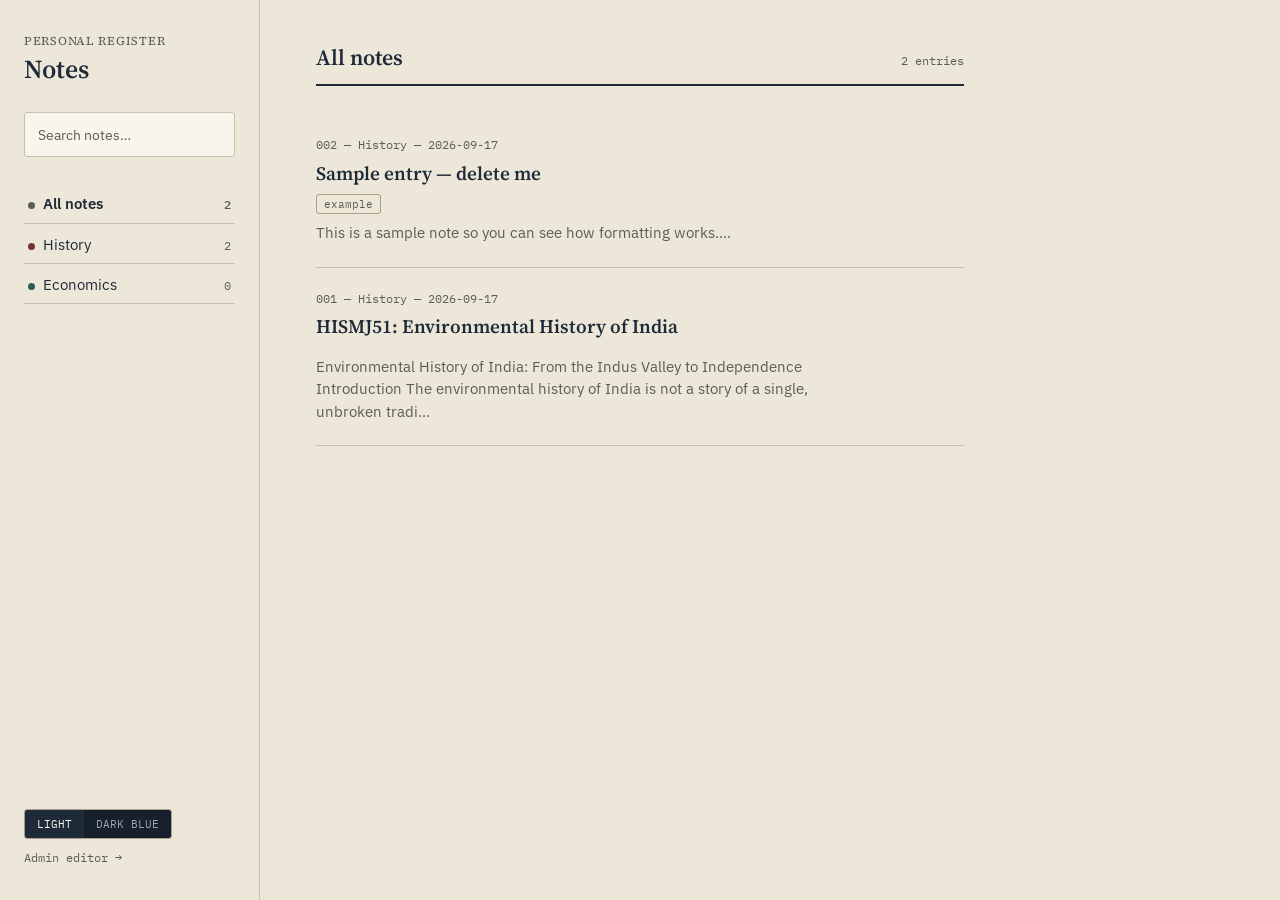
<file: index.html>
<!DOCTYPE html>
<html lang="en">
<head>
<meta charset="UTF-8">
<meta name="viewport" content="width=device-width, initial-scale=1.0">
<title>Notes Register</title>
<link rel="stylesheet" href="style.css">
</head>
<body>

<div class="wrap">
  <aside class="sidebar">
    <div class="masthead">
      <div class="mark">PERSONAL REGISTER</div>
      <h1>Notes</h1>
    </div>

    <div class="search-box">
      <input id="search" type="text" placeholder="Search notes…">
    </div>

    <nav class="subject-list" id="subjectList"></nav>

    <div class="sidebar-foot">
      <div class="theme-toggle" id="themeToggle">
        <button data-theme="light">LIGHT</button>
        <button data-theme="dark">DARK BLUE</button>
      </div>
      <a class="admin-link" href="admin.html">Admin editor →</a>
    </div>
  </aside>

  <main class="main" id="main"></main>
</div>

<script src="notes-data.js"></script>
<script>
const state = { subject: "all", query: "", noteId: null };

function escapeHtml(s) {
  return s.replace(/[&<>"']/g, c => ({'&':'&amp;','<':'&lt;','>':'&gt;','"':'&quot;',"'":'&#39;'}[c]));
}

function formatContent(raw) {
  return raw.split(/\n\s*\n/).map(para => {
    let p = escapeHtml(para.trim())
      .replace(/\*\*(.+?)\*\*/g, '<strong>$1</strong>')
      .replace(/\*(.+?)\*/g, '<em>$1</em>')
      .replace(/\n/g, '<br>');
    return `<p>${p}</p>`;
  }).join('');
}

function subjectLabel(id) {
  const s = SITE_DATA.subjects.find(s => s.id === id);
  return s ? s.label : id;
}
function subjectAccent(id) {
  const s = SITE_DATA.subjects.find(s => s.id === id);
  return s ? s.accent : 'gold';
}

function renderSidebar() {
  const list = document.getElementById('subjectList');
  const counts = {};
  SITE_DATA.notes.forEach(n => counts[n.subject] = (counts[n.subject] || 0) + 1);

  let html = `<button class="subject-item ${state.subject==='all'?'active':''}" data-id="all">
    <span><span class="dot" style="background:var(--ink-soft)"></span>All notes</span>
    <span class="count">${SITE_DATA.notes.length}</span>
  </button>`;

  SITE_DATA.subjects.forEach(s => {
    html += `<button class="subject-item ${state.subject===s.id?'active':''}" data-accent="${s.accent}" data-id="${s.id}">
      <span><span class="dot"></span>${escapeHtml(s.label)}</span>
      <span class="count">${counts[s.id] || 0}</span>
    </button>`;
  });

  list.innerHTML = html;
  list.querySelectorAll('.subject-item').forEach(btn => {
    btn.addEventListener('click', () => {
      state.subject = btn.dataset.id;
      state.noteId = null;
      render();
    });
  });
}

function filteredNotes() {
  return SITE_DATA.notes
    .filter(n => state.subject === 'all' || n.subject === state.subject)
    .filter(n => {
      if (!state.query) return true;
      const q = state.query.toLowerCase();
      return n.title.toLowerCase().includes(q) ||
             n.content.toLowerCase().includes(q) ||
             (n.tags || []).some(t => t.toLowerCase().includes(q));
    })
    .sort((a, b) => new Date(b.date) - new Date(a.date));
}

function renderList() {
  const main = document.getElementById('main');
  const notes = filteredNotes();
  const heading = state.subject === 'all' ? 'All notes' : subjectLabel(state.subject);

  let html = `<div class="main-head"><h2>${escapeHtml(heading)}</h2><span class="subcount">${notes.length} ${notes.length===1?'entry':'entries'}</span></div>`;

  if (notes.length === 0) {
    html += `<div class="empty-state">Nothing here yet. Add notes from the <a href="admin.html">admin editor</a>, or edit <code>notes-data.js</code> directly and commit it.</div>`;
  } else {
    notes.forEach((n, i) => {
      const excerpt = n.content.replace(/\*\*|\*/g, '').split(/\n\s*\n/)[0].slice(0, 160);
      html += `<article class="entry" data-id="${n.id}">
        <div class="entry-num">${String(notes.length - i).padStart(3, '0')} — ${subjectLabel(n.subject)} — ${n.date}</div>
        <h3>${escapeHtml(n.title)}</h3>
        <div class="meta">${(n.tags||[]).map(t => `<span class="tag">${escapeHtml(t)}</span>`).join('')}</div>
        <div class="excerpt">${escapeHtml(excerpt)}${n.content.length > 160 ? '…' : ''}</div>
      </article>`;
    });
  }

  main.innerHTML = html;
  main.querySelectorAll('.entry').forEach(el => {
    el.addEventListener('click', () => {
      state.noteId = Number(el.dataset.id);
      render();
      window.scrollTo(0,0);
    });
  });
}

function renderNote() {
  const main = document.getElementById('main');
  const note = SITE_DATA.notes.find(n => n.id === state.noteId);
  if (!note) { state.noteId = null; return renderList(); }

  main.innerHTML = `
    <span class="back-link" id="backBtn">← Back to ${escapeHtml(subjectLabel(note.subject))}</span>
    <div class="note-view">
      <div class="entry-num">${subjectLabel(note.subject)} — ${note.date}</div>
      <h2 class="title">${escapeHtml(note.title)}</h2>
      <div class="meta">${(note.tags||[]).map(t => `<span class="tag">${escapeHtml(t)}</span>`).join('')}</div>
      <div class="content">${formatContent(note.content)}</div>
    </div>`;
  document.getElementById('backBtn').addEventListener('click', () => {
    state.noteId = null; render();
  });
}

function render() {
  renderSidebar();
  if (state.noteId) renderNote(); else renderList();
}

document.getElementById('search').addEventListener('input', e => {
  state.query = e.target.value;
  state.noteId = null;
  render();
});

// Theme handling
function setTheme(theme) {
  document.documentElement.setAttribute('data-theme', theme);
  localStorage.setItem('notes-theme', theme);
  document.querySelectorAll('#themeToggle button').forEach(b => {
    b.classList.toggle('active', b.dataset.theme === theme);
  });
}
document.getElementById('themeToggle').addEventListener('click', e => {
  if (e.target.dataset.theme) setTheme(e.target.dataset.theme);
});
setTheme(localStorage.getItem('notes-theme') || 'light');

render();
</script>
</body>
</html>
</file>
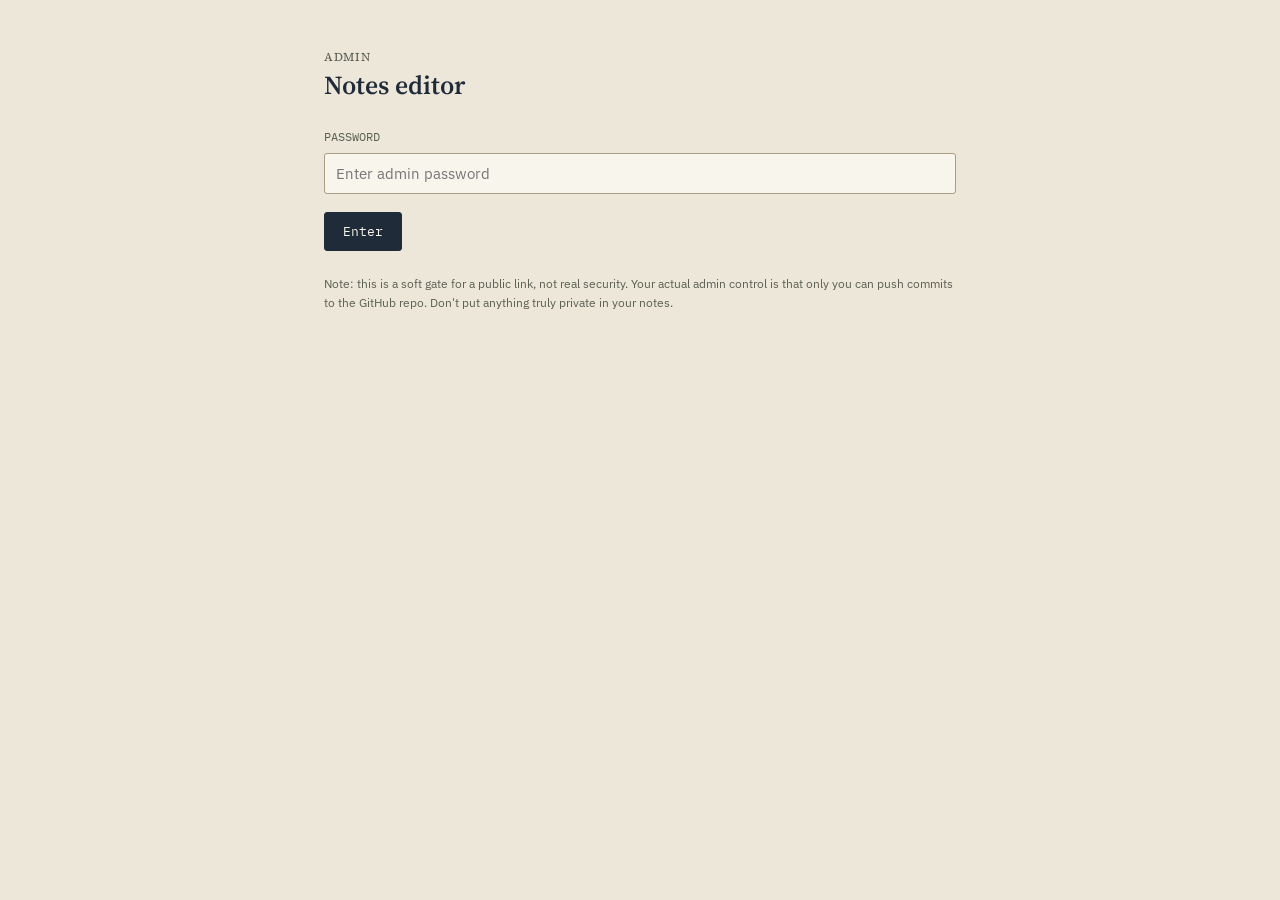
<file: admin.html>
<!DOCTYPE html>
<html lang="en">
<head>
<meta charset="UTF-8">
<meta name="viewport" content="width=device-width, initial-scale=1.0">
<title>Admin — Notes Register</title>
<link rel="stylesheet" href="style.css">
</head>
<body>

<div class="admin-shell" id="app"></div>

<script src="notes-data.js"></script>
<script>
/*
  How this works:
  This page does NOT save anything to the internet by itself — it's a
  plain HTML page with no server. It reads the current notes-data.js
  (already loaded above), lets you add a note or subject in a form,
  and then gives you the FULL updated file to copy and commit to your
  GitHub repo. That commit is the actual "save" step — and because
  only you can push to your repo, that's also your real admin control.
  The password below just keeps casual visitors with your link from
  poking at this page; it is not real security.
*/

const ADMIN_PASSWORD = "Nishanth#2007"; // <-- change this, then commit

const app = document.getElementById('app');

function escapeHtml(s) {
  return String(s).replace(/[&<>"']/g, c => ({'&':'&amp;','<':'&lt;','>':'&gt;','"':'&quot;',"'":'&#39;'}[c]));
}

function renderLogin() {
  document.documentElement.setAttribute('data-theme', localStorage.getItem('notes-theme') || 'light');
  app.innerHTML = `
    <div class="masthead" style="margin-bottom:28px;">
      <div class="mark">ADMIN</div>
      <h1 style="font-family:'Source Serif 4',serif;">Notes editor</h1>
    </div>
    <div class="field">
      <label>PASSWORD</label>
      <input type="password" id="pw" placeholder="Enter admin password">
    </div>
    <button class="btn" id="loginBtn">Enter</button>
    <p id="err" style="color:var(--maroon); font-size:13px; margin-top:10px;"></p>
    <p style="font-size:12px; color:var(--ink-soft); margin-top:24px;">
      Note: this is a soft gate for a public link, not real security.
      Your actual admin control is that only you can push commits to
      the GitHub repo. Don't put anything truly private in your notes.
    </p>`;
  document.getElementById('loginBtn').addEventListener('click', tryLogin);
  document.getElementById('pw').addEventListener('keydown', e => { if (e.key === 'Enter') tryLogin(); });
}

function tryLogin() {
  const val = document.getElementById('pw').value;
  if (val === ADMIN_PASSWORD) {
    sessionStorage.setItem('notes-admin-ok', '1');
    renderEditor();
  } else {
    document.getElementById('err').textContent = 'Incorrect password.';
  }
}

// Working copy of data for this session
let subjects = JSON.parse(JSON.stringify(SITE_DATA.subjects));
let notes = JSON.parse(JSON.stringify(SITE_DATA.notes));

function nextId() {
  return notes.length ? Math.max(...notes.map(n => n.id)) + 1 : 1;
}

function subjectOptions(selected) {
  return subjects.map(s => `<option value="${s.id}" ${s.id===selected?'selected':''}>${escapeHtml(s.label)}</option>`).join('');
}

function renderEditor() {
  app.innerHTML = `
    <div class="masthead" style="margin-bottom:8px;">
      <div class="mark">ADMIN</div>
      <h1 style="font-family:'Source Serif 4',serif;">Notes editor</h1>
    </div>
    <p style="font-size:13px; color:var(--ink-soft); margin-bottom:28px;">
      Fill in a note below, or add a new subject, then generate the
      updated file at the bottom and commit it to GitHub.
    </p>

    <h3 style="font-family:'Source Serif 4',serif; margin-bottom:12px;">Add a subject</h3>
    <div style="display:flex; gap:10px; margin-bottom:30px; align-items:flex-end;">
      <div class="field" style="flex:1; margin-bottom:0;">
        <label>SUBJECT NAME</label>
        <input type="text" id="newSubject" placeholder="e.g. Polity">
      </div>
      <div class="field" style="margin-bottom:0;">
        <label>ACCENT</label>
        <select id="newSubjectAccent">
          <option value="gold">Gold</option>
          <option value="teal">Teal</option>
          <option value="maroon">Maroon</option>
        </select>
      </div>
      <button class="btn secondary" id="addSubjectBtn">Add</button>
    </div>
    <div id="subjectPreview" style="font-size:12px; color:var(--ink-soft); margin-bottom:34px;"></div>

    <h3 style="font-family:'Source Serif 4',serif; margin-bottom:12px;">Add a note</h3>
    <div class="field">
      <label>SUBJECT</label>
      <select id="noteSubject">${subjectOptions()}</select>
    </div>
    <div class="field">
      <label>TITLE</label>
      <input type="text" id="noteTitle" placeholder="e.g. The Non-Cooperation Movement">
    </div>
    <div class="field">
      <label>DATE</label>
      <input type="date" id="noteDate" value="${new Date().toISOString().slice(0,10)}">
    </div>
    <div class="field">
      <label>TAGS (comma separated, optional)</label>
      <input type="text" id="noteTags" placeholder="e.g. modern history, gandhi">
    </div>
    <div class="field">
      <label>CONTENT — separate paragraphs with a blank line. **bold** and *italic* supported.</label>
      <textarea id="noteContent" placeholder="Write your note here…"></textarea>
    </div>
    <button class="btn" id="addNoteBtn">Add note to this session</button>

    <h3 style="font-family:'Source Serif 4',serif; margin:36px 0 10px;">Notes in this session</h3>
    <div id="sessionList" style="font-size:13px; color:var(--ink-soft); margin-bottom:18px;"></div>

    <h3 style="font-family:'Source Serif 4',serif; margin-bottom:10px;">Updated file</h3>
    <p style="font-size:13px; color:var(--ink-soft); margin-bottom:14px;">
      Copy this and replace the entire contents of <code>notes-data.js</code>
      in your GitHub repo (or use the download button), then commit.
    </p>
    <div style="display:flex; gap:10px; margin-bottom:14px;">
      <button class="btn secondary" id="generateBtn">Generate file</button>
      <button class="btn secondary" id="downloadBtn">Download notes-data.js</button>
      <button class="btn secondary" id="copyBtn">Copy to clipboard</button>
    </div>
    <div class="code-out" id="codeOut">Click "Generate file" once you've added your notes above.</div>
  `;

  document.getElementById('addSubjectBtn').addEventListener('click', () => {
    const name = document.getElementById('newSubject').value.trim();
    const accent = document.getElementById('newSubjectAccent').value;
    if (!name) return;
    const id = name.toLowerCase().replace(/[^a-z0-9]+/g, '-').replace(/(^-|-$)/g, '');
    if (subjects.some(s => s.id === id)) { alert('That subject already exists.'); return; }
    subjects.push({ id, label: name, accent });
    document.getElementById('newSubject').value = '';
    refreshPreview();
  });

  document.getElementById('addNoteBtn').addEventListener('click', () => {
    const subject = document.getElementById('noteSubject').value;
    const title = document.getElementById('noteTitle').value.trim();
    const date = document.getElementById('noteDate').value;
    const tags = document.getElementById('noteTags').value.split(',').map(t => t.trim()).filter(Boolean);
    const content = document.getElementById('noteContent').value.trim();
    if (!title || !content) { alert('Title and content are required.'); return; }
    notes.push({ id: nextId(), subject, title, date, tags, content });
    document.getElementById('noteTitle').value = '';
    document.getElementById('noteTags').value = '';
    document.getElementById('noteContent').value = '';
    refreshPreview();
  });

  document.getElementById('generateBtn').addEventListener('click', () => {
    document.getElementById('codeOut').textContent = buildFileText();
  });
  document.getElementById('downloadBtn').addEventListener('click', () => {
    const blob = new Blob([buildFileText()], { type: 'text/javascript' });
    const a = document.createElement('a');
    a.href = URL.createObjectURL(blob);
    a.download = 'notes-data.js';
    a.click();
  });
  document.getElementById('copyBtn').addEventListener('click', () => {
    navigator.clipboard.writeText(buildFileText());
    alert('Copied. Paste it into notes-data.js on GitHub and commit.');
  });

  refreshPreview();
}

function refreshPreview() {
  document.getElementById('noteSubject').innerHTML = subjectOptions();
  document.getElementById('subjectPreview').textContent =
    'Subjects: ' + subjects.map(s => s.label).join(', ');
  document.getElementById('sessionList').textContent =
    notes.length ? notes.map(n => `• ${n.title} (${n.subject})`).join('\n') : 'No notes added yet.';
}

function jsString(str) {
  return '`' + String(str).replace(/\\/g, '\\\\').replace(/`/g, '\\`').replace(/\$\{/g, '\\${') + '`';
}

function buildFileText() {
  const subjLines = subjects.map(s =>
    `    { id: ${JSON.stringify(s.id)}, label: ${JSON.stringify(s.label)}, accent: ${JSON.stringify(s.accent)} }`
  ).join(',\n');

  const noteLines = notes.map(n => `    {
      id: ${n.id},
      subject: ${JSON.stringify(n.subject)},
      title: ${JSON.stringify(n.title)},
      date: ${JSON.stringify(n.date)},
      tags: ${JSON.stringify(n.tags || [])},
      content: ${jsString(n.content)}
    }`).join(',\n');

  return `const SITE_DATA = {
  subjects: [
${subjLines}
  ],

  notes: [
${noteLines}
  ]
};
`;
}

if (sessionStorage.getItem('notes-admin-ok') === '1') {
  renderEditor();
} else {
  renderLogin();
}
</script>
</body>
</html>
</file>
<file: style.css>
@import url('https://fonts.googleapis.com/css2?family=Source+Serif+4:opsz,wght@8..60,400;8..60,600;8..60,700&family=IBM+Plex+Sans:wght@400;500;600&family=IBM+Plex+Mono:wght@400;500&display=swap');

:root {
  --bg: #ECE7D8;
  --surface: #F8F5EC;
  --ink: #202B3A;
  --ink-soft: #5B5F53;
  --rule: #C9C1AC;
  --rule-strong: #A79E85;
  --gold: #93711F;
  --teal: #2C5C54;
  --maroon: #7A3230;
  --shadow: rgba(32, 43, 58, 0.08);
}

[data-theme="dark"] {
  --bg: #0E1620;
  --surface: #16212D;
  --ink: #E9E2CD;
  --ink-soft: #9CA6AC;
  --rule: #2A3742;
  --rule-strong: #3C4B57;
  --gold: #D3AC63;
  --teal: #6FB2A4;
  --maroon: #D08276;
  --shadow: rgba(0, 0, 0, 0.35);
}

* { box-sizing: border-box; }

html, body {
  margin: 0;
  padding: 0;
  background: var(--bg);
  color: var(--ink);
  font-family: 'IBM Plex Sans', sans-serif;
  font-size: 16px;
  line-height: 1.55;
  transition: background 0.25s ease, color 0.25s ease;
}

::selection { background: var(--gold); color: var(--surface); }

a { color: inherit; }

.wrap {
  display: grid;
  grid-template-columns: 260px 1fr;
  min-height: 100vh;
}

/* ---------- Sidebar ---------- */

.sidebar {
  border-right: 1px solid var(--rule);
  padding: 32px 24px;
  display: flex;
  flex-direction: column;
  gap: 28px;
}

.masthead {
  font-family: 'Source Serif 4', serif;
}

.masthead .mark {
  font-size: 12px;
  letter-spacing: 0.06em;
  color: var(--ink-soft);
  margin-bottom: 4px;
}

.masthead h1 {
  font-size: 26px;
  font-weight: 600;
  margin: 0;
  line-height: 1.15;
}

.search-box {
  border: 1px solid var(--rule);
  background: var(--surface);
  border-radius: 3px;
  padding: 9px 11px;
}

.search-box input {
  border: none;
  background: none;
  outline: none;
  width: 100%;
  font-family: inherit;
  font-size: 14px;
  color: var(--ink);
}

.search-box input::placeholder { color: var(--ink-soft); }

.subject-list { display: flex; flex-direction: column; gap: 2px; }

.subject-item {
  display: flex;
  align-items: baseline;
  justify-content: space-between;
  gap: 8px;
  padding: 9px 4px;
  border-bottom: 1px solid var(--rule);
  cursor: pointer;
  font-size: 15px;
  background: none;
  border-left: none; border-right: none; border-top: none;
  text-align: left;
  width: 100%;
  font-family: inherit;
  color: var(--ink);
}

.subject-item .dot {
  width: 7px; height: 7px; border-radius: 50%;
  display: inline-block; margin-right: 8px;
  background: var(--ink-soft);
}
.subject-item[data-accent="gold"] .dot { background: var(--gold); }
.subject-item[data-accent="teal"] .dot { background: var(--teal); }
.subject-item[data-accent="maroon"] .dot { background: var(--maroon); }

.subject-item .count { color: var(--ink-soft); font-size: 12px; font-family: 'IBM Plex Mono', monospace; }

.subject-item.active { font-weight: 600; }

.sidebar-foot {
  margin-top: auto;
  display: flex;
  flex-direction: column;
  gap: 10px;
}

.theme-toggle {
  display: flex;
  border: 1px solid var(--rule-strong);
  border-radius: 3px;
  overflow: hidden;
  width: fit-content;
}
.theme-toggle button {
  border: none;
  background: var(--surface);
  color: var(--ink-soft);
  font-family: 'IBM Plex Mono', monospace;
  font-size: 11px;
  padding: 7px 12px;
  cursor: pointer;
}
.theme-toggle button.active {
  background: var(--ink);
  color: var(--surface);
}

.admin-link {
  font-size: 12px;
  color: var(--ink-soft);
  text-decoration: none;
  font-family: 'IBM Plex Mono', monospace;
}
.admin-link:hover { color: var(--ink); }

/* ---------- Main ---------- */

.main {
  padding: 40px 56px;
  max-width: 760px;
}

.main-head {
  display: flex;
  align-items: baseline;
  justify-content: space-between;
  border-bottom: 2px solid var(--ink);
  padding-bottom: 10px;
  margin-bottom: 28px;
}

.main-head h2 {
  font-family: 'Source Serif 4', serif;
  font-size: 22px;
  font-weight: 600;
  margin: 0;
}

.main-head .subcount {
  font-family: 'IBM Plex Mono', monospace;
  font-size: 12px;
  color: var(--ink-soft);
}

.entry {
  border-bottom: 1px solid var(--rule);
  padding: 22px 0;
  cursor: pointer;
}
.entry:first-child { padding-top: 0; }

.entry-num {
  font-family: 'IBM Plex Mono', monospace;
  font-size: 12px;
  color: var(--ink-soft);
}

.entry h3 {
  font-family: 'Source Serif 4', serif;
  font-size: 19px;
  font-weight: 600;
  margin: 4px 0 6px;
}

.entry .meta {
  font-size: 12px;
  color: var(--ink-soft);
  display: flex;
  gap: 10px;
  margin-bottom: 8px;
}

.entry .excerpt {
  color: var(--ink-soft);
  font-size: 14.5px;
  max-width: 62ch;
}

.tag {
  border: 1px solid var(--rule-strong);
  border-radius: 3px;
  padding: 1px 7px;
  font-family: 'IBM Plex Mono', monospace;
  font-size: 10.5px;
  color: var(--ink-soft);
}

/* Full note view */
.note-view h2.title {
  font-family: 'Source Serif 4', serif;
  font-size: 30px;
  line-height: 1.2;
  margin: 4px 0 6px;
}
.note-view .content p { margin: 0 0 16px; max-width: 66ch; }
.back-link {
  font-family: 'IBM Plex Mono', monospace;
  font-size: 12px;
  color: var(--ink-soft);
  cursor: pointer;
  display: inline-block;
  margin-bottom: 18px;
}
.back-link:hover { color: var(--ink); }

.empty-state {
  color: var(--ink-soft);
  font-size: 14.5px;
  padding: 30px 0;
  max-width: 50ch;
}

@media (max-width: 760px) {
  .wrap { grid-template-columns: 1fr; }
  .sidebar { border-right: none; border-bottom: 1px solid var(--rule); }
  .main { padding: 28px 22px; }
}

/* Admin-specific bits reused from this same sheet */
.admin-shell { max-width: 680px; margin: 0 auto; padding: 48px 24px; }
.field { margin-bottom: 18px; }
.field label {
  display: block; font-size: 12px; font-family: 'IBM Plex Mono', monospace;
  color: var(--ink-soft); margin-bottom: 6px;
}
.field input, .field select, .field textarea {
  width: 100%; border: 1px solid var(--rule-strong); background: var(--surface);
  color: var(--ink); font-family: inherit; font-size: 14.5px; padding: 10px 11px;
  border-radius: 3px; outline: none;
}
.field textarea { resize: vertical; min-height: 160px; line-height: 1.5; }
.field input:focus, .field select:focus, .field textarea:focus { border-color: var(--gold); }
.btn {
  border: 1px solid var(--ink); background: var(--ink); color: var(--surface);
  font-family: 'IBM Plex Mono', monospace; font-size: 13px; padding: 10px 18px;
  border-radius: 3px; cursor: pointer;
}
.btn.secondary { background: none; color: var(--ink); }
.btn:hover { opacity: 0.85; }
.code-out {
  background: var(--surface); border: 1px solid var(--rule); border-radius: 3px;
  padding: 16px; font-family: 'IBM Plex Mono', monospace; font-size: 12.5px;
  white-space: pre-wrap; word-break: break-word; max-height: 420px; overflow-y: auto;
}
</file>
